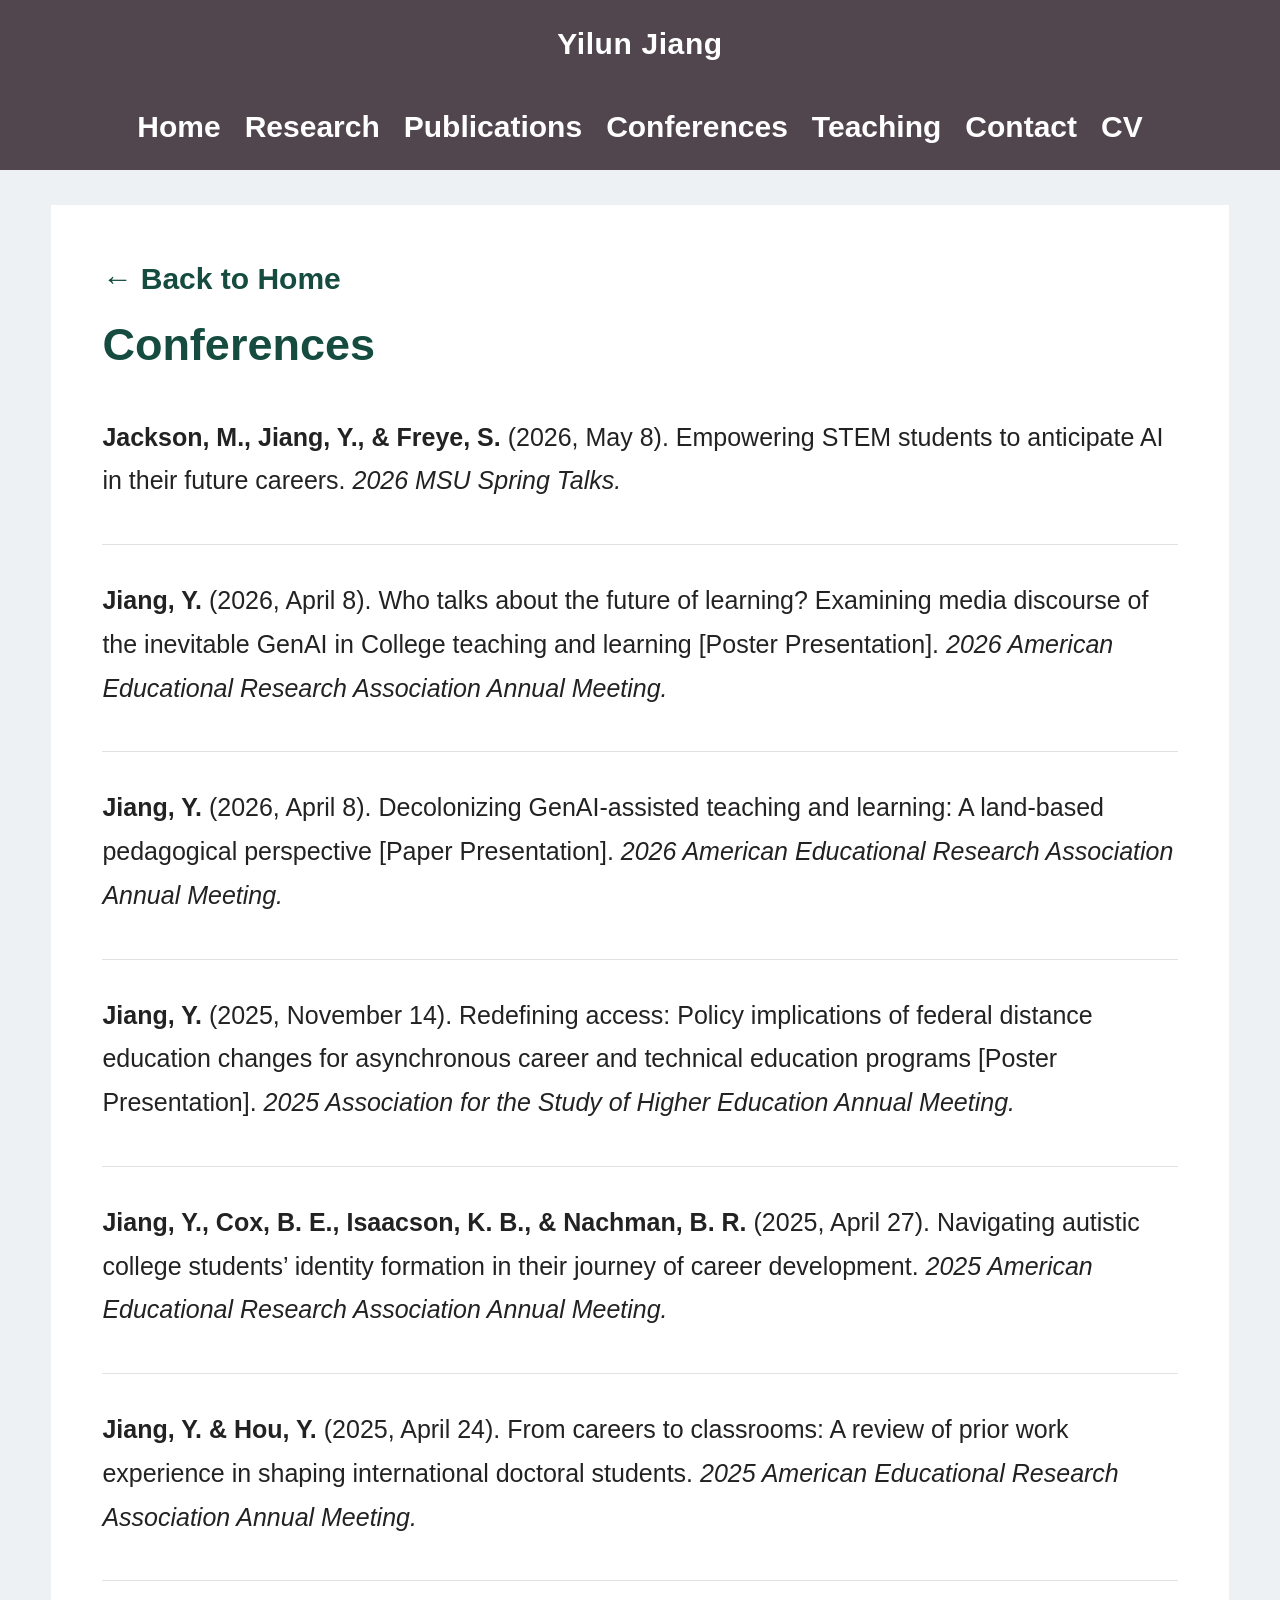
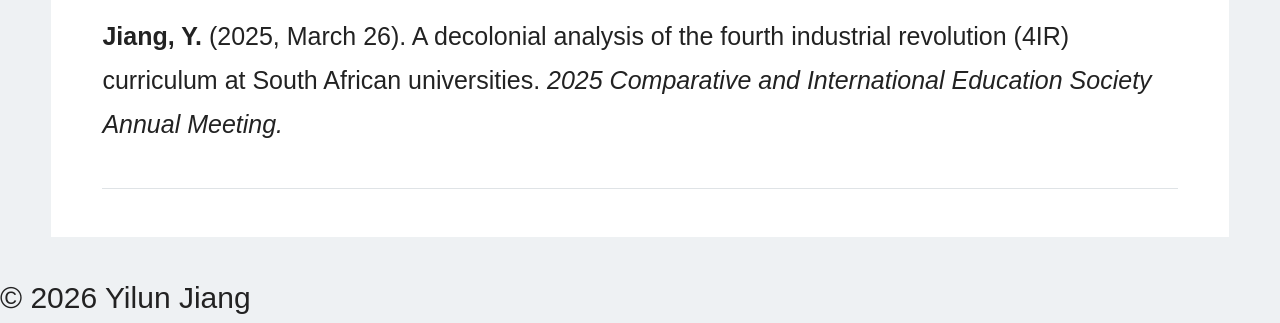
<file: conferences.html>
<!DOCTYPE html>
<html lang="en">

<head>
  <meta charset="UTF-8">
  <meta name="viewport" content="width=device-width, initial-scale=1.0">
  <title>Conferences | Yilun Jiang</title>
  <link rel="stylesheet" href="style.css">
</head>

<body>

  <nav>
    <div class="nav-name"><a href="index.html#yilun-jiang">Yilun Jiang</a></div>

    <div class="nav-links">
      <a href="index.html">Home</a>
      <a href="research.html">Research</a>
      <a href="publications.html">Publications</a>
      <a href="conferences.html">Conferences</a>
      <a href="teaching.html">Teaching</a>
      <a href="contact.html">Contact</a>
      <a href="cv.pdf" target="_blank" rel="noopener noreferrer">CV</a>
    </div>
  </nav>

  <main>
    <a class="back-link" href="index.html">← Back to Home</a>

    <div class="page-header">
      <h1>Conferences</h1>
    </div>

    <div class="page-list">
      <article class="detail-card">
        <p><strong>Jackson, M., Jiang, Y., &amp; Freye, S.</strong> (2026, May 8). Empowering STEM students to anticipate AI in their future careers. <em>2026 MSU Spring Talks.</em></p>
      </article>

      <article class="detail-card">
        <p><strong>Jiang, Y.</strong> (2026, April 8). Who talks about the future of learning? Examining media discourse of the inevitable GenAI in College teaching and learning [Poster Presentation]. <em>2026 American Educational Research Association Annual Meeting.</em></p>
      </article>

      <article class="detail-card">
        <p><strong>Jiang, Y.</strong> (2026, April 8). Decolonizing GenAI-assisted teaching and learning: A land-based pedagogical perspective [Paper Presentation]. <em>2026 American Educational Research Association Annual Meeting.</em></p>
      </article>

      <article class="detail-card">
        <p><strong>Jiang, Y.</strong> (2025, November 14). Redefining access: Policy implications of federal distance education changes for asynchronous career and technical education programs [Poster Presentation]. <em>2025 Association for the Study of Higher Education Annual Meeting.</em></p>
      </article>

      <article class="detail-card">
        <p><strong>Jiang, Y., Cox, B. E., Isaacson, K. B., &amp; Nachman, B. R.</strong> (2025, April 27). Navigating autistic college students’ identity formation in their journey of career development. <em>2025 American Educational Research Association Annual Meeting.</em></p>
      </article>

      <article class="detail-card">
        <p><strong>Jiang, Y. &amp; Hou, Y.</strong> (2025, April 24). From careers to classrooms: A review of prior work experience in shaping international doctoral students. <em>2025 American Educational Research Association Annual Meeting.</em></p>
      </article>

      <article class="detail-card">
        <p><strong>Jiang, Y.</strong> (2025, March 26). A decolonial analysis of the fourth industrial revolution (4IR) curriculum at South African universities. <em>2025 Comparative and International Education Society Annual Meeting.</em></p>
      </article>
    </div>
  </main>

  <footer>
    © 2026 Yilun Jiang
  </footer>

</body>
</html>
</file>
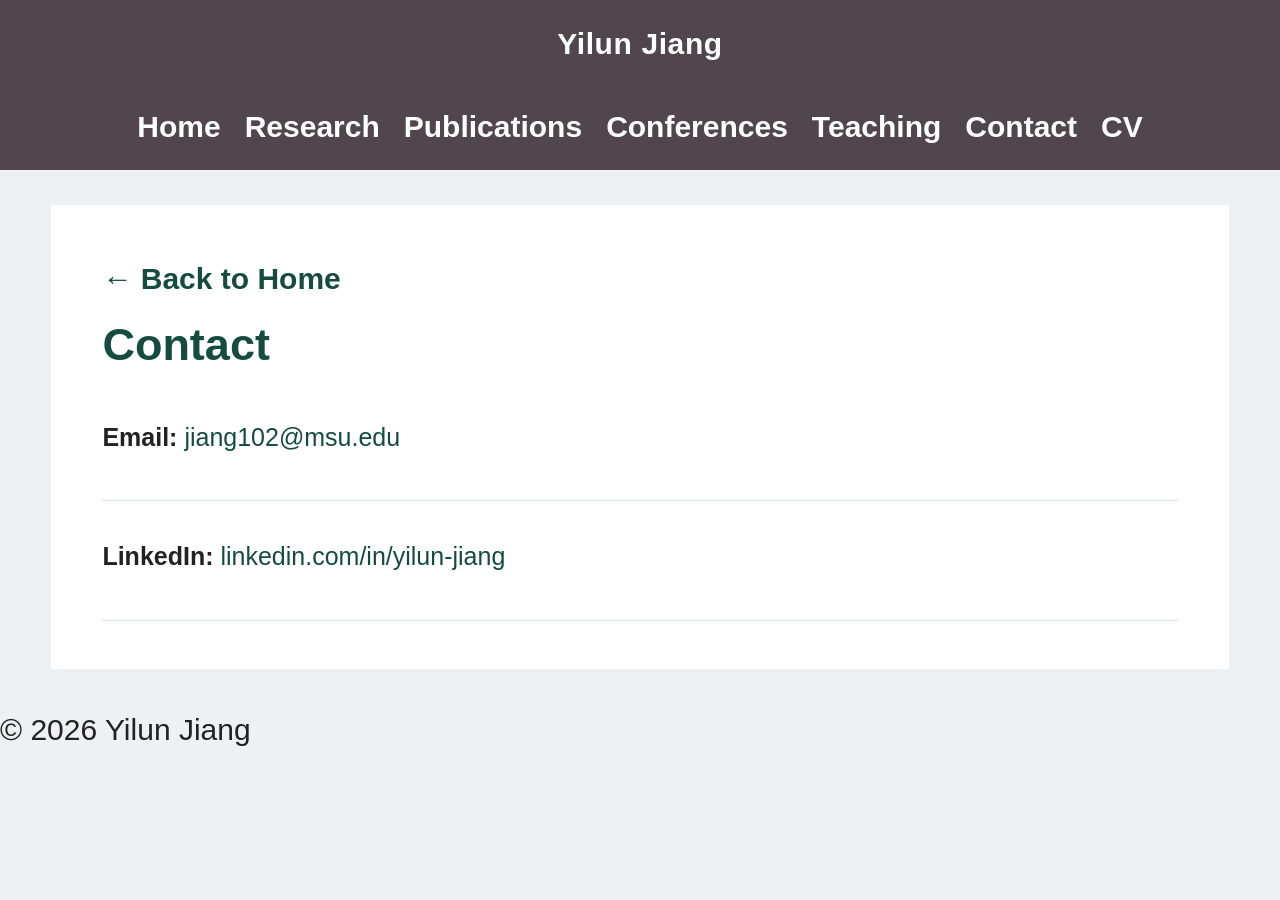
<file: contact.html>
<!DOCTYPE html>
<html lang="en">

<head>
  <meta charset="UTF-8">
  <meta name="viewport" content="width=device-width, initial-scale=1.0">
  <title>Contact | Yilun Jiang</title>
  <link rel="stylesheet" href="style.css">
</head>

<body>

  <nav>
    <div class="nav-name"><a href="index.html#yilun-jiang">Yilun Jiang</a></div>

    <div class="nav-links">
      <a href="index.html">Home</a>
      <a href="research.html">Research</a>
      <a href="publications.html">Publications</a>
      <a href="conferences.html">Conferences</a>
      <a href="teaching.html">Teaching</a>
      <a href="contact.html">Contact</a>
      <a href="cv.pdf" target="_blank" rel="noopener noreferrer">CV</a>
    </div>
  </nav>

  <main>
    <a class="back-link" href="index.html">← Back to Home</a>

    <div class="page-header">
      <h1>Contact</h1>
    </div>

    <div class="page-list">
      <article class="detail-card">
        <p><strong>Email:</strong> <a href="mailto:jiang102@msu.edu">jiang102@msu.edu</a></p>
      </article>

      <article class="detail-card">
        <p><strong>LinkedIn:</strong> <a href="https://www.linkedin.com/in/yilun-jiang/" target="_blank" rel="noopener noreferrer">linkedin.com/in/yilun-jiang</a></p>
      </article>
    </div>
  </main>

  <footer>
    © 2026 Yilun Jiang
  </footer>

</body>
</html>
</file>
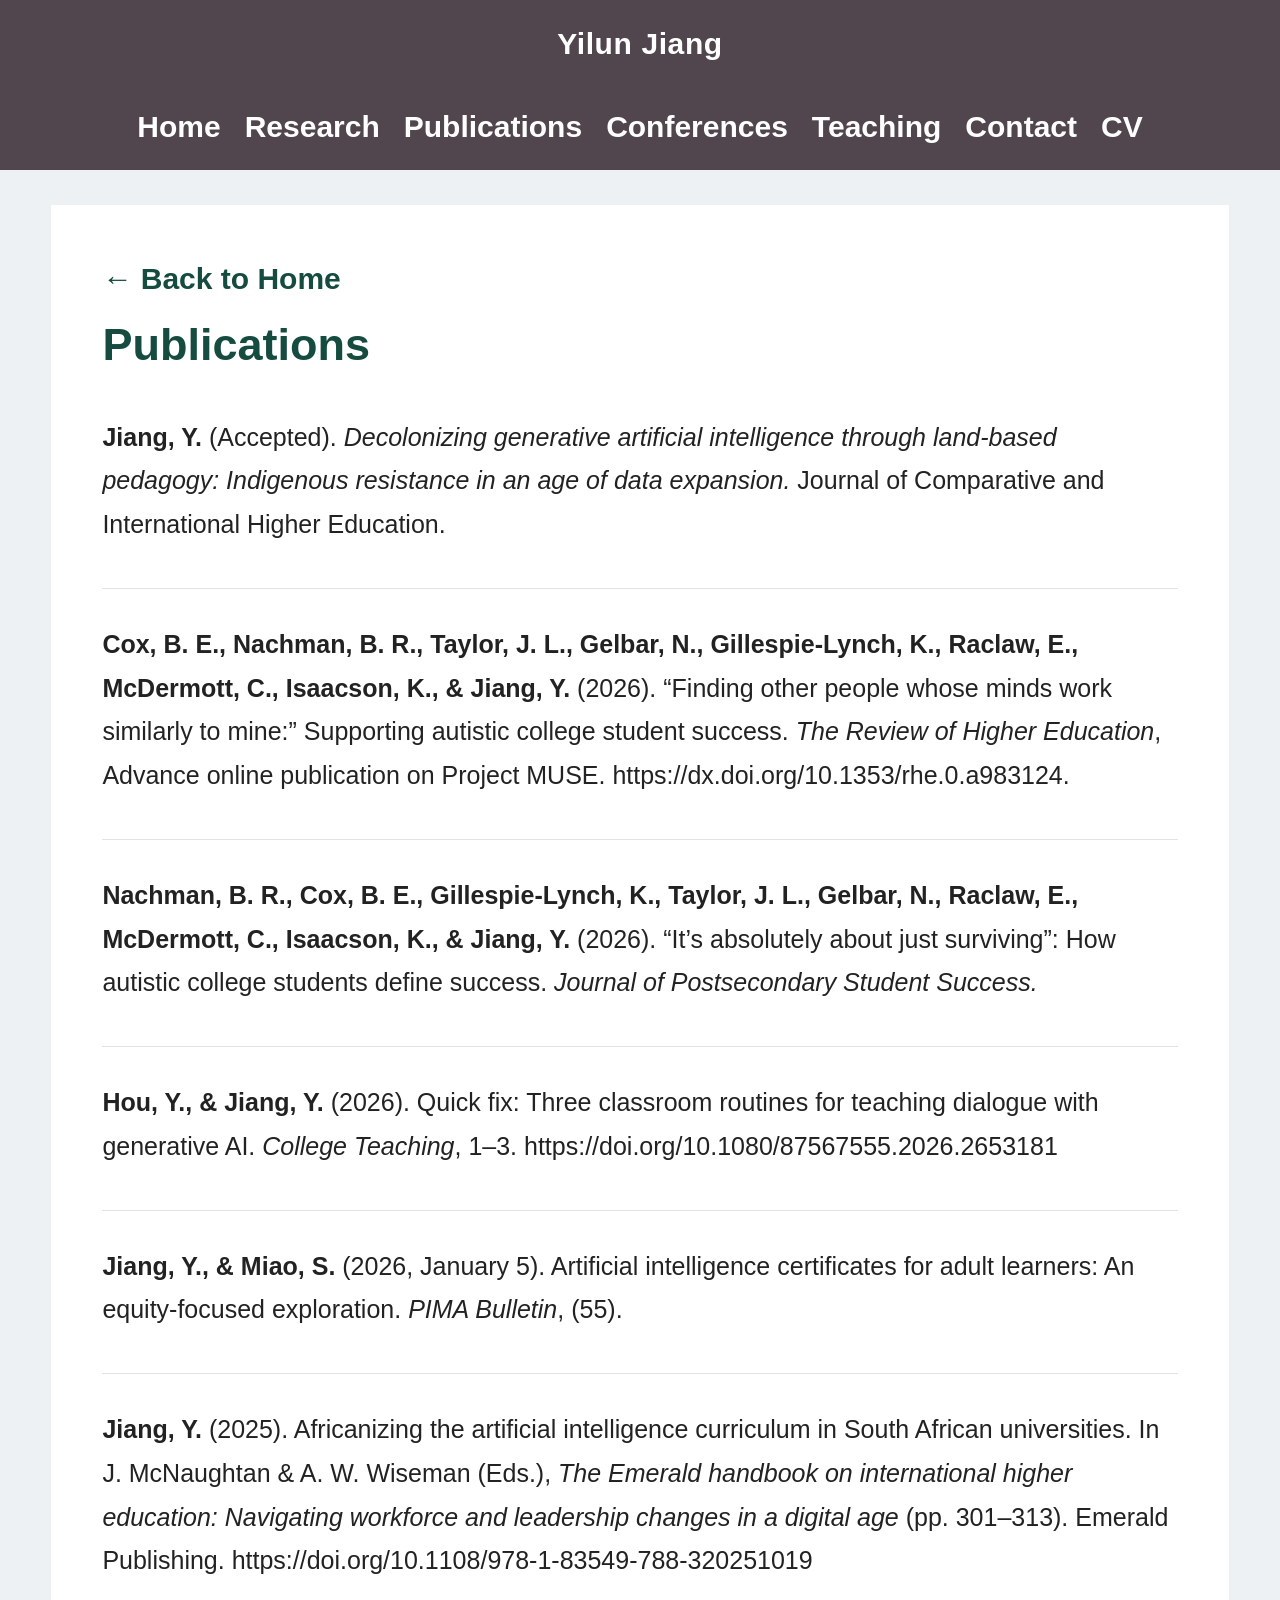
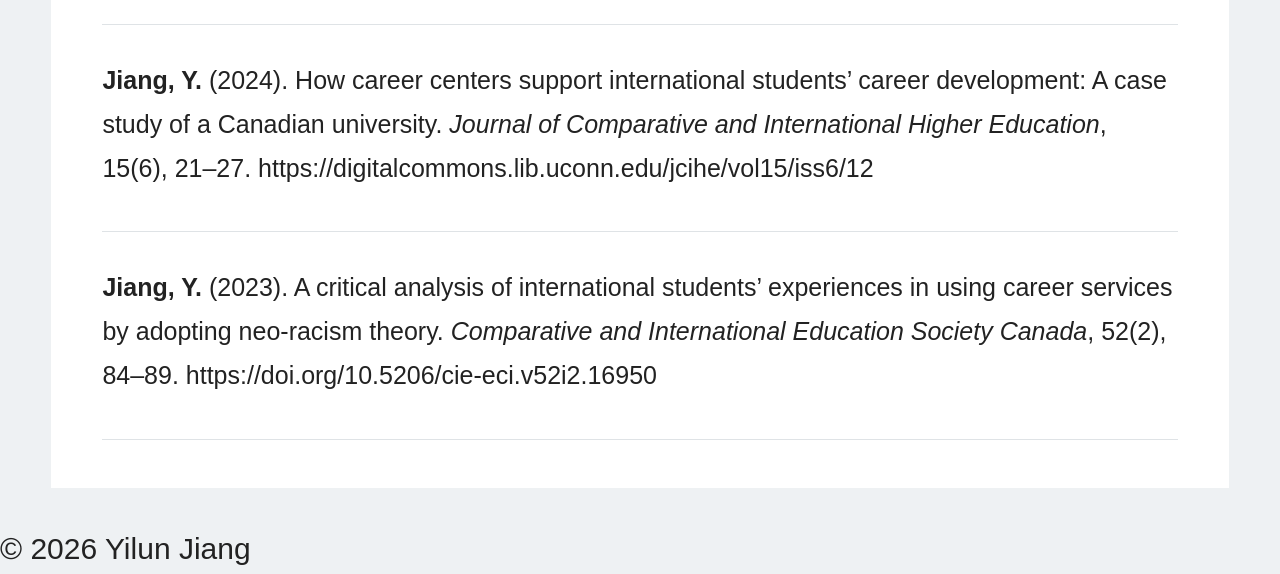
<file: publications.html>
<!DOCTYPE html>
<html lang="en">

<head>
  <meta charset="UTF-8">
  <meta name="viewport" content="width=device-width, initial-scale=1.0">
  <title>Publications | Yilun Jiang</title>
  <link rel="stylesheet" href="style.css">
</head>

<body>

  <nav>
    <div class="nav-name"><a href="index.html#yilun-jiang">Yilun Jiang</a></div>

    <div class="nav-links">
      <a href="index.html">Home</a>
      <a href="research.html">Research</a>
      <a href="publications.html">Publications</a>
      <a href="conferences.html">Conferences</a>
      <a href="teaching.html">Teaching</a>
      <a href="contact.html">Contact</a>
      <a href="cv.pdf" target="_blank" rel="noopener noreferrer">CV</a>
    </div>
  </nav>

  <main>
    <a class="back-link" href="index.html">← Back to Home</a>

    <div class="page-header">
      <h1>Publications</h1>
    </div>

    <div class="page-list">
      <article class="detail-card">
        <p><strong>Jiang, Y.</strong> (Accepted). <em>Decolonizing generative artificial intelligence through land-based pedagogy: Indigenous resistance in an age of data expansion.</em> Journal of Comparative and International Higher Education.</p>
      </article>

      <article class="detail-card">
        <p><strong>Cox, B. E., Nachman, B. R., Taylor, J. L., Gelbar, N., Gillespie-Lynch, K., Raclaw, E., McDermott, C., Isaacson, K., &amp; Jiang, Y.</strong> (2026). “Finding other people whose minds work similarly to mine:” Supporting autistic college student success. <em>The Review of Higher Education</em>, Advance online publication on Project MUSE. https://dx.doi.org/10.1353/rhe.0.a983124.</p>
      </article>

      <article class="detail-card">
        <p><strong>Nachman, B. R., Cox, B. E., Gillespie-Lynch, K., Taylor, J. L., Gelbar, N., Raclaw, E., McDermott, C., Isaacson, K., &amp; Jiang, Y.</strong> (2026). “It’s absolutely about just surviving”: How autistic college students define success. <em>Journal of Postsecondary Student Success.</em></p>
      </article>

      <article class="detail-card">
        <p><strong>Hou, Y., &amp; Jiang, Y.</strong> (2026). Quick fix: Three classroom routines for teaching dialogue with generative AI. <em>College Teaching</em>, 1–3. https://doi.org/10.1080/87567555.2026.2653181</p>
      </article>

      <article class="detail-card">
        <p><strong>Jiang, Y., &amp; Miao, S.</strong> (2026, January 5). Artificial intelligence certificates for adult learners: An equity-focused exploration. <em>PIMA Bulletin</em>, (55).</p>
      </article>

      <article class="detail-card">
        <p><strong>Jiang, Y.</strong> (2025). Africanizing the artificial intelligence curriculum in South African universities. In J. McNaughtan &amp; A. W. Wiseman (Eds.), <em>The Emerald handbook on international higher education: Navigating workforce and leadership changes in a digital age</em> (pp. 301–313). Emerald Publishing. https://doi.org/10.1108/978-1-83549-788-320251019</p>
      </article>

      <article class="detail-card">
        <p><strong>Jiang, Y.</strong> (2024). How career centers support international students’ career development: A case study of a Canadian university. <em>Journal of Comparative and International Higher Education</em>, 15(6), 21–27. https://digitalcommons.lib.uconn.edu/jcihe/vol15/iss6/12</p>
      </article>

      <article class="detail-card">
        <p><strong>Jiang, Y.</strong> (2023). A critical analysis of international students’ experiences in using career services by adopting neo-racism theory. <em>Comparative and International Education Society Canada</em>, 52(2), 84–89. https://doi.org/10.5206/cie-eci.v52i2.16950</p>
      </article>
    </div>
  </main>

  <footer>
    © 2026 Yilun Jiang
  </footer>

</body>
</html>
</file>
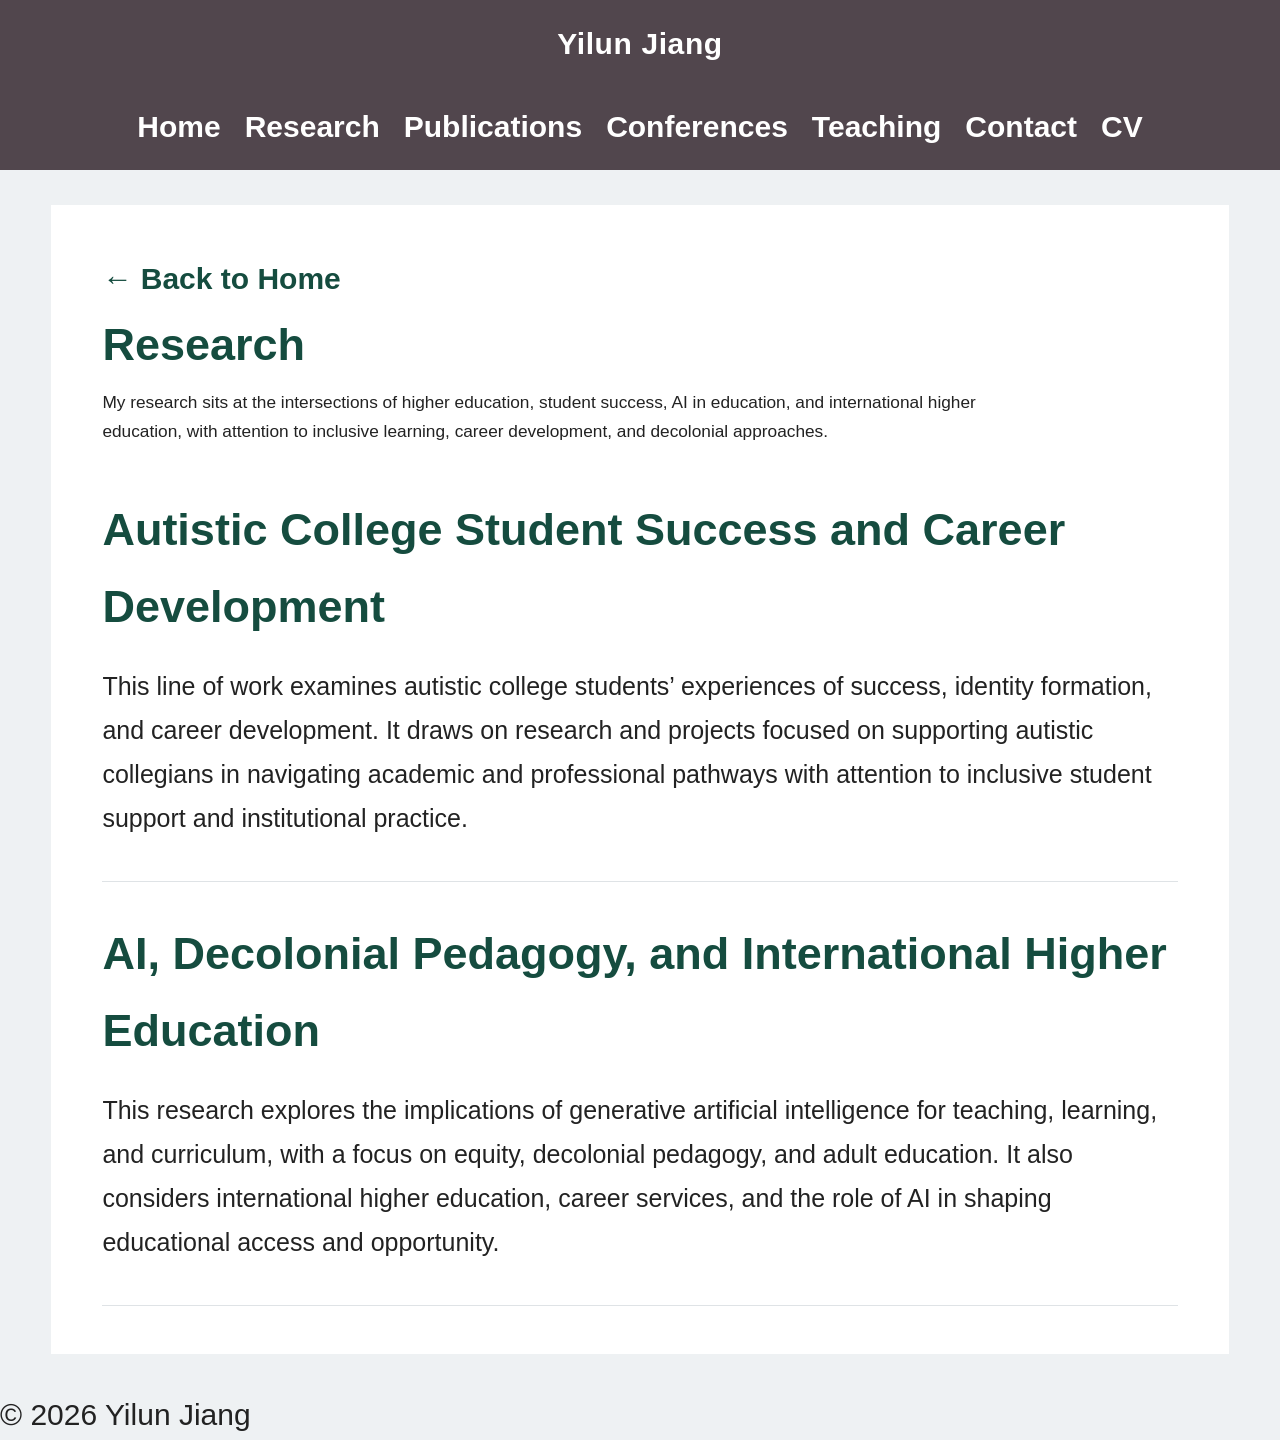
<file: research.html>
<!DOCTYPE html>
<html lang="en">

<head>
  <meta charset="UTF-8">
  <meta name="viewport" content="width=device-width, initial-scale=1.0">
  <title>Research | Yilun Jiang</title>
  <link rel="stylesheet" href="style.css">
</head>

<body>

  <nav>
    <div class="nav-name"><a href="index.html#yilun-jiang">Yilun Jiang</a></div>

    <div class="nav-links">
      <a href="index.html">Home</a>
      <a href="research.html">Research</a>
      <a href="publications.html">Publications</a>
      <a href="conferences.html">Conferences</a>
      <a href="teaching.html">Teaching</a>
      <a href="contact.html">Contact</a>
      <a href="cv.pdf" target="_blank" rel="noopener noreferrer">CV</a>
    </div>
  </nav>

  <main>
    <a class="back-link" href="index.html">← Back to Home</a>

    <div class="page-header">
      <h1>Research</h1>
      <p>
        My research sits at the intersections of higher education, student success, AI in education, and international higher education, with attention to inclusive learning, career development, and decolonial approaches.
      </p>
    </div>

    <div class="page-list">
      <article class="detail-card">
        <h2>Autistic College Student Success and Career Development</h2>
        <p>
          This line of work examines autistic college students’ experiences of success, identity formation, and career development. It draws on research and projects focused on supporting autistic collegians in navigating academic and professional pathways with attention to inclusive student support and institutional practice.
        </p>
      </article>

      <article class="detail-card">
        <h2>AI, Decolonial Pedagogy, and International Higher Education</h2>
        <p>
          This research explores the implications of generative artificial intelligence for teaching, learning, and curriculum, with a focus on equity, decolonial pedagogy, and adult education. It also considers international higher education, career services, and the role of AI in shaping educational access and opportunity.
        </p>
      </article>
    </div>
  </main>

  <footer>
    © 2026 Yilun Jiang
  </footer>

</body>
</html>
</file>
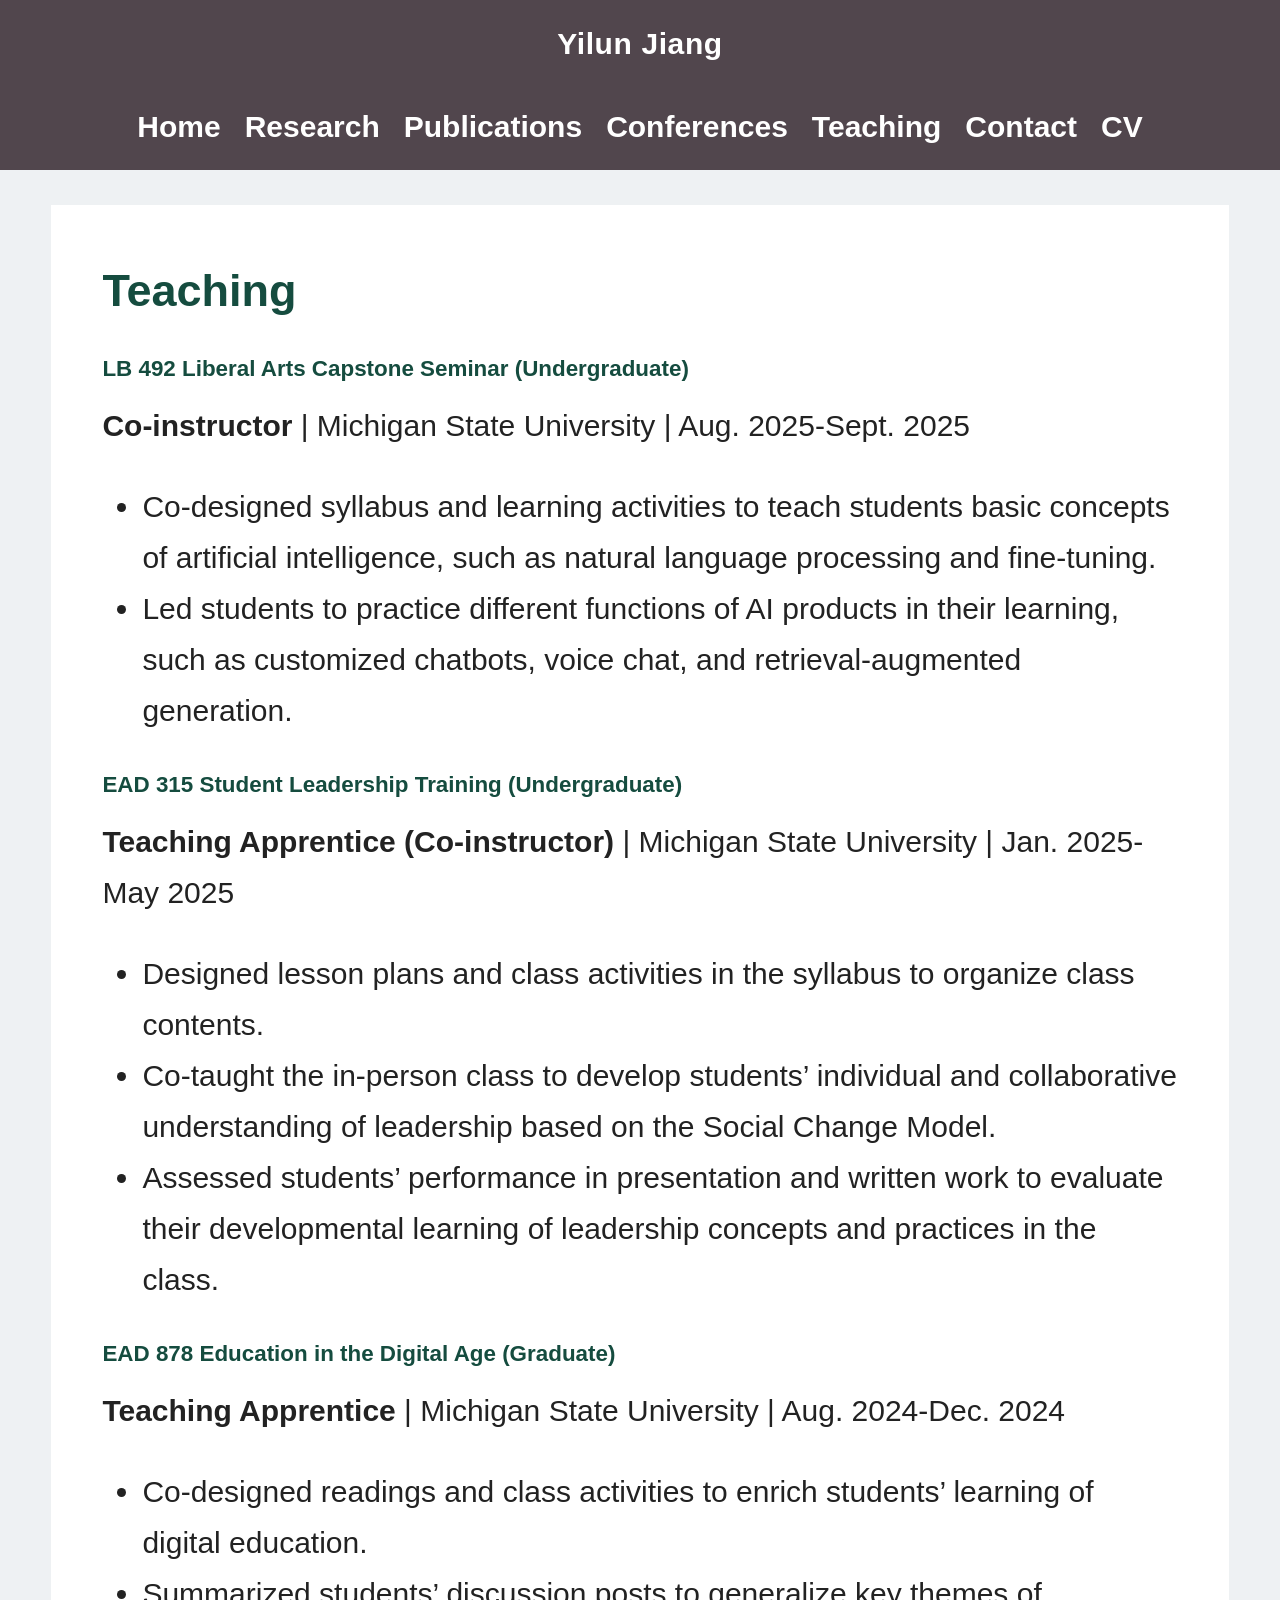
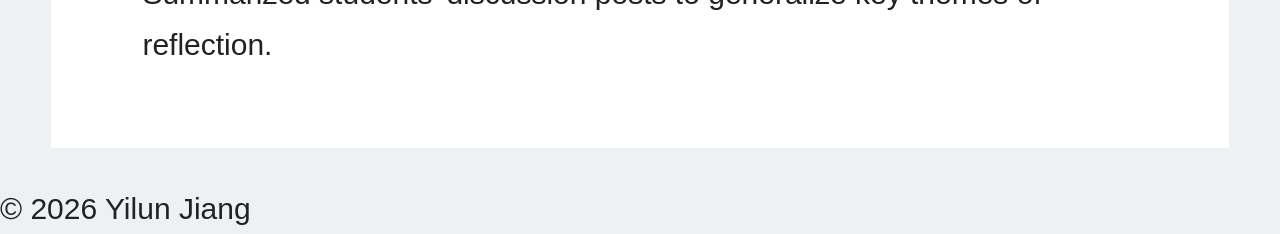
<file: teaching.html>
<!DOCTYPE html>
<html lang="en">

<head>
  <meta charset="UTF-8">
  <meta name="viewport" content="width=device-width, initial-scale=1.0">
  <title>Teaching | Yilun Jiang</title>
  <link rel="stylesheet" href="style.css">
</head>

<body>

  <nav>
    <div class="nav-name"><a href="index.html#yilun-jiang">Yilun Jiang</a></div>

    <div class="nav-links">
      <a href="index.html">Home</a>
      <a href="research.html">Research</a>
      <a href="publications.html">Publications</a>
      <a href="conferences.html">Conferences</a>
      <a href="teaching.html">Teaching</a>
      <a href="contact.html">Contact</a>
      <a href="cv.pdf" target="_blank" rel="noopener noreferrer">CV</a>
    </div>
  </nav>

  <main>
    <section id="teaching">
      <h2>Teaching</h2>

      <div class="teaching-list">
        <div class="teaching-item">
          <h3>LB 492 Liberal Arts Capstone Seminar (Undergraduate)</h3>
          <p><strong>Co-instructor</strong> | Michigan State University | Aug. 2025-Sept. 2025</p>
          <ul>
            <li>Co-designed syllabus and learning activities to teach students basic concepts of artificial intelligence, such as natural language processing and fine-tuning.</li>
            <li>Led students to practice different functions of AI products in their learning, such as customized chatbots, voice chat, and retrieval-augmented generation.</li>
          </ul>
        </div>

        <div class="teaching-item">
          <h3>EAD 315 Student Leadership Training (Undergraduate)</h3>
          <p><strong>Teaching Apprentice (Co-instructor)</strong> | Michigan State University | Jan. 2025-May 2025</p>
          <ul>
            <li>Designed lesson plans and class activities in the syllabus to organize class contents.</li>
            <li>Co-taught the in-person class to develop students’ individual and collaborative understanding of leadership based on the Social Change Model.</li>
            <li>Assessed students’ performance in presentation and written work to evaluate their developmental learning of leadership concepts and practices in the class.</li>
          </ul>
        </div>

        <div class="teaching-item">
          <h3>EAD 878 Education in the Digital Age (Graduate)</h3>
          <p><strong>Teaching Apprentice</strong> | Michigan State University | Aug. 2024-Dec. 2024</p>
          <ul>
            <li>Co-designed readings and class activities to enrich students’ learning of digital education.</li>
            <li>Summarized students’ discussion posts to generalize key themes of reflection.</li>
          </ul>
        </div>
      </div>
    </section>
  </main>

  <footer>
    © 2026 Yilun Jiang
  </footer>

</body>
</html>
</file>
<file: style.css>
﻿* {
  box-sizing: border-box;
}

html {
  scroll-behavior: smooth;
}

body {
  margin: 0;
  font-family: Arial, Helvetica, sans-serif;
  line-height: 1.7;
  font-size: 30px;
  color: #222;
  background: #eef1f3;
}

a {
  color: #154c3f;
  text-decoration: none;
}

a:hover {
  text-decoration: underline;
}

img {
  max-width: 100%;
  display: block;
}

nav {
  width: 100%;
  background: #51464d;
  padding: 18px 5%;
  display: flex;
  align-items: center;
  justify-content: center;
  gap: 32px;
  flex-wrap: wrap;
  text-align: center;
}

.nav-name {
  color: white;
  font-weight: 700;
  letter-spacing: 0.02em;
}

.nav-name a {
  color: inherit;
  text-decoration: none;
}

.nav-name a:hover {
  opacity: 0.8;
  text-decoration: none;
}

.nav-links {
  display: flex;
  align-items: center;
  justify-content: center;
  flex-wrap: wrap;
  gap: 24px;
}

nav a {
  color: white;
  text-decoration: none;
  font-weight: 600;
}

nav a:hover {
  opacity: 0.8;
  text-decoration: none;
}

main {
  width: 92%;
  max-width: 1400px;
  margin: 35px auto;
  background: white;
  padding: 48px 4%;
}

section {
  margin-bottom: 72px;
}

section:last-child {
  margin-bottom: 0;
}

h1,
h2,
h3 {
  color: #154c3f;
  margin-top: 0;
}

h1 {
  font-size: 45px;
  line-height: 1.1;
  margin-bottom: 18px;
}

h2 {
  font-size: 45px;
  margin-bottom: 20px;
}

h3 {
  font-size: 1.4rem;
  margin-bottom: 12px;
}

.hero-title {
  color: #154c3f;
}

p {
  margin-top: 0;
}

.hero-inner {
  display: flex;
  align-items: center;
  justify-content: space-between;
  gap: 42px;
}

.hero-copy {
  flex: 1 1 auto;
  min-width: 0;
}

.intro {
  max-width: 760px;
  font-size: 1.15rem;
  line-height: 1.7;
  margin-bottom: 26px;
}

.buttons {
  display: flex;
  flex-wrap: wrap;
  gap: 14px;
  margin-bottom: 22px;
}

.button,
.inline-link,
.card-link {
  display: inline-flex;
  align-items: center;
  justify-content: center;
  border-radius: 999px;
  transition: all 0.2s ease;
}

.button {
  padding: 11px 20px;
  background: #154c3f;
  color: white;
  font-size: 30px;
  font-weight: 700;
  text-decoration: none;
}

.button.secondary {
  background: transparent;
  color: #154c3f;
  border: 1px solid rgba(21, 76, 63, 0.35);
}

.button:hover,
.inline-link:hover,
.card-link:hover {
  text-decoration: none;
  transform: translateY(-1px);
}

.profile-links {
  display: flex;
  flex-wrap: wrap;
  align-items: center;
  gap: 10px;
}

.profile-link {
  display: inline-flex;
  align-items: center;
  gap: 8px;
  padding: 8px 14px;
  background: #f7f9fa;
  border: 1px solid rgba(21, 76, 63, 0.2);
  border-radius: 999px;
  color: #1d2b2a;
  text-decoration: none;
  font-size: 0.9rem;
  font-weight: 600;
}

.profile-icon {
  display: inline-flex;
  align-items: center;
  justify-content: center;
  width: 18px;
  height: 18px;
  color: #154c3f;
  flex-shrink: 0;
}

.profile-link svg {
  width: 18px;
  height: 18px;
  display: block;
}

.hero-photo-wrap {
  flex: 0 0 400px;
  display: flex;
  justify-content: center;
}

.hero-photo {
  width: 360px;
  height: 480px;
  object-fit: cover;
  object-position: center 22%;
  border-radius: 16px;
  border: 1px solid rgba(21, 76, 63, 0.12);
  box-shadow: 0 18px 34px rgba(17, 38, 32, 0.08);
  background: #f4f4f4;
}

.section-head {
  display: flex;
  align-items: center;
  justify-content: space-between;
  gap: 16px;
  margin-bottom: 18px;
}

.inline-link {
  padding: 8px 14px;
  color: #154c3f;
  font-size: 30px;
  font-weight: 700;
  border: 1px solid rgba(21, 76, 63, 0.2);
  background: #f7f9fa;
}

.cards {
  display: grid;
  grid-template-columns: repeat(2, minmax(0, 1fr));
  gap: 24px;
}

.card {
  background: #f7f7f7;
  border-left: 4px solid #154c3f;
  padding: 28px 24px;
  min-height: 230px;
  box-shadow: 0 6px 18px rgba(17, 38, 32, 0.04);
}

.card p {
  margin-bottom: 18px;
}

.card-link {
  color: #154c3f;
  font-size: 30px;
  font-weight: 700;
}

.feature-list,
.page-list {
  display: grid;
  gap: 18px;
}

.feature-item,
.page-item,
.detail-card {
  padding: 0;
  border-bottom: 1px solid #dfe3e6;
  background: transparent;
  border-radius: 0;
  box-shadow: none;
}

.feature-item p,
.page-item p,
.detail-card p,
.detail-card li {
  font-size: 25px;
  line-height: 1.75;
}

.mini-list {
  display: grid;
  grid-template-columns: repeat(3, minmax(0, 1fr));
  gap: 14px;
  margin-top: 16px;
}

.mini-item {
  background: #f5f7f8;
  border: 1px solid rgba(21, 76, 63, 0.12);
  border-radius: 12px;
  padding: 14px 16px;
  font-weight: 600;
  color: #1d2b2a;
}

.page-header {
  margin-bottom: 30px;
}

.page-header p {
  max-width: 900px;
  font-size: 1.08rem;
}

.detail-card {
  background: transparent;
  border: none;
  border-bottom: 1px solid #dfe3e6;
  border-radius: 0;
  padding: 16px 0;
}

.detail-card ul {
  margin: 12px 0 0 1.2rem;
  padding: 0;
}

.back-link {
  display: inline-block;
  margin-bottom: 16px;
  font-weight: 700;
}

@media (max-width: 900px) {
  .hero-inner {
    flex-direction: column;
    align-items: flex-start;
  }

  .hero-photo-wrap {
    width: 100%;
    flex-basis: auto;
  }

  .hero-photo {
    width: min(100%, 420px);
    height: auto;
    aspect-ratio: 3 / 4;
  }

  .mini-list {
    grid-template-columns: 1fr;
  }
}

@media (max-width: 700px) {
  nav {
    flex-wrap: wrap;
    gap: 14px 18px;
  }

  main {
    width: 100%;
    margin: 0;
    padding: 30px 22px;
  }

  .cards {
    grid-template-columns: 1fr;
  }

  .section-head {
    flex-direction: column;
    align-items: flex-start;
  }

  .profile-links {
    width: 100%;
  }

  .profile-link {
    flex: 1 1 220px;
    justify-content: center;
  }

  .intro {
    font-size: 1rem;
  }
}
</file>
